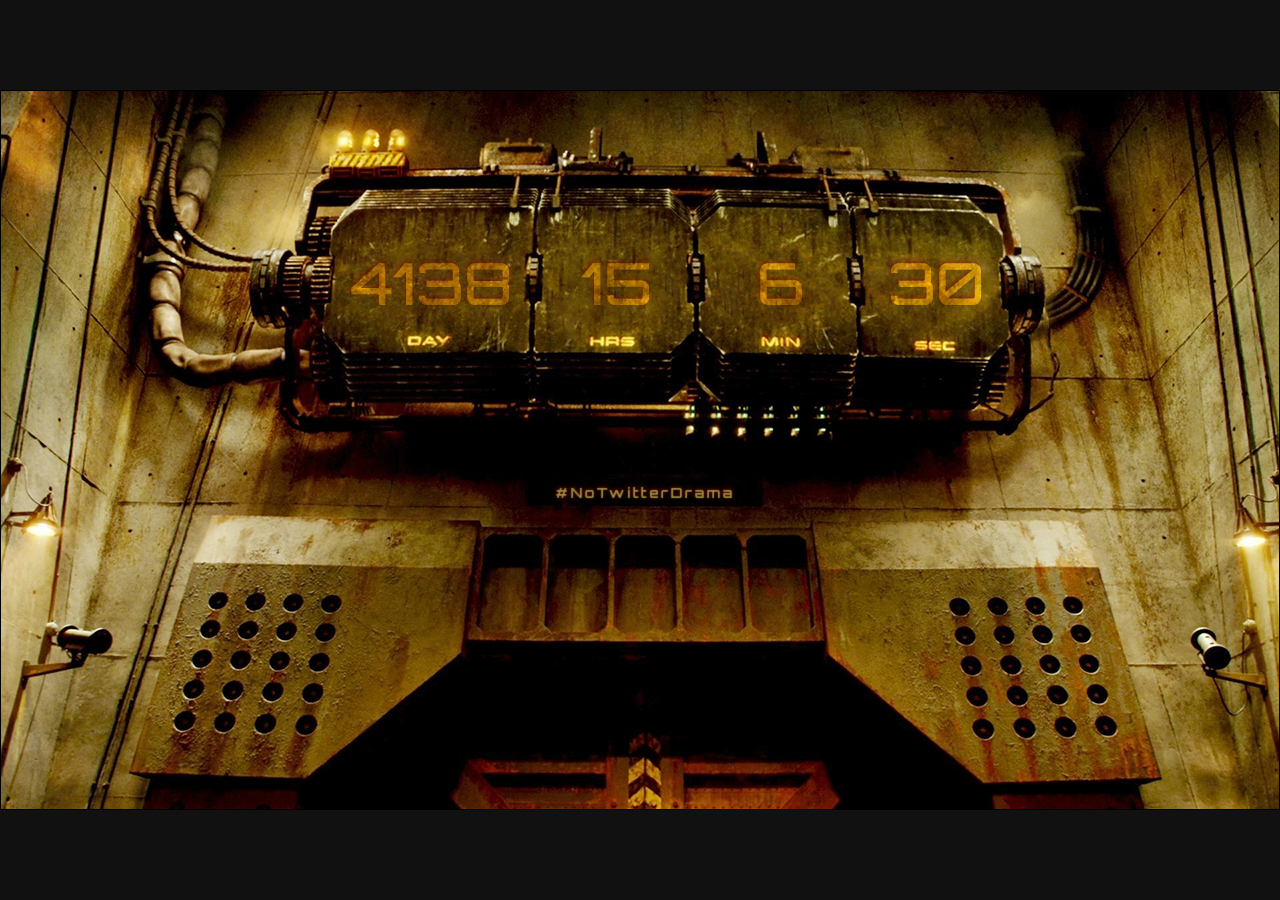
<file: index.html>
<!DOCTYPE html>
<html lang="en">

<head>
    <meta charset="UTF-8">
    <title>#NoTwitterDrama</title>

    <link href='http://fonts.googleapis.com/css?family=Orbitron:500' rel='stylesheet' type='text/css'>
    <link rel="stylesheet" href="main.css">
</head>

<body>
    <div class="clock">
        <div id="day"><span class="timedigit">000</span>
        </div>
        <div id="hrs"><span class="timedigit">00</span>
        </div>
        <div id="min"><span class="timedigit">00</span>
        </div>
        <div id="sec"><span class="timedigit">00</span>
        </div>
    </div>
    
    <script src="main.js"></script>
</body>

</html>
</file>
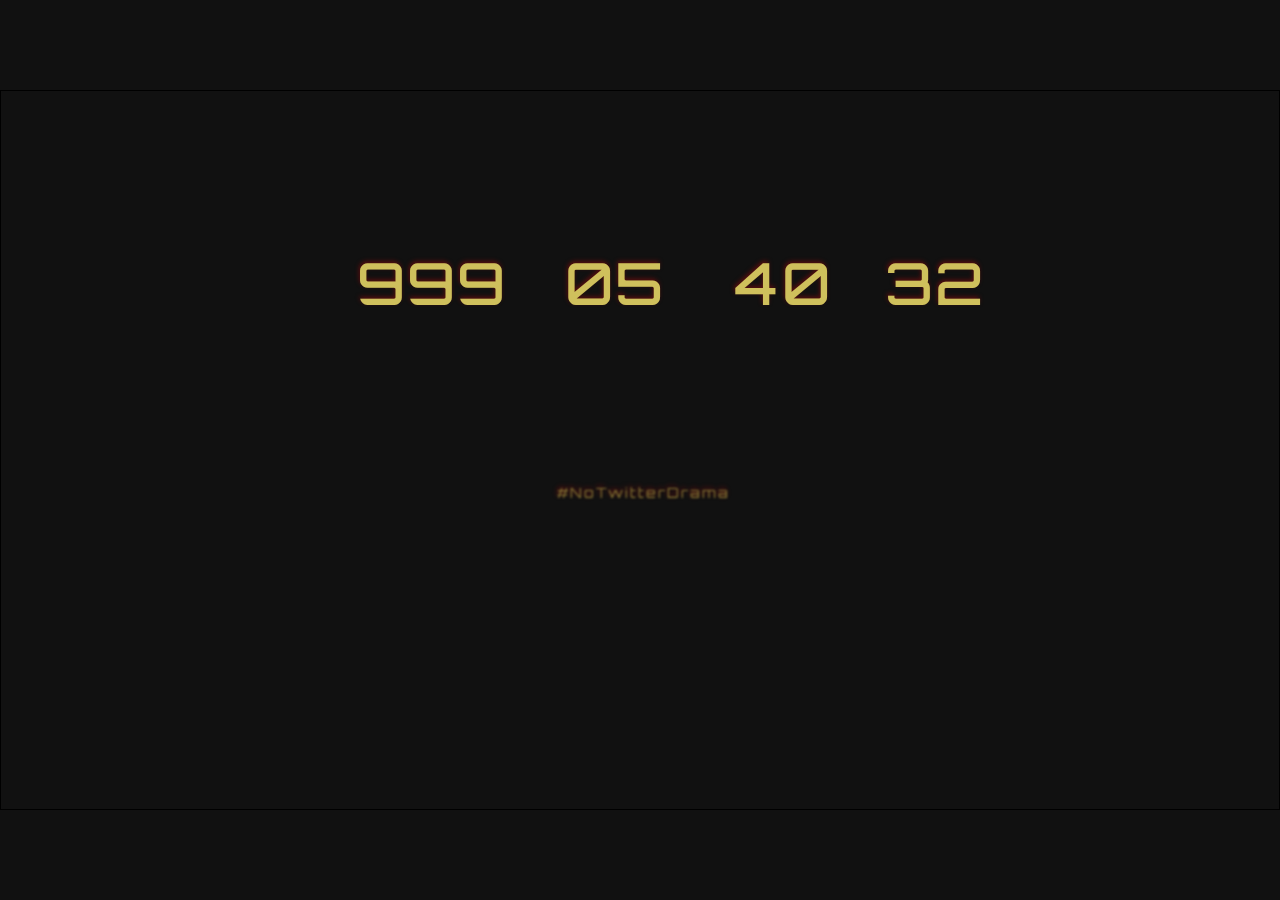
<file: NoTwitterDrama/index.html>
<!DOCTYPE html>
<html lang="en">

<head>
    <meta charset="UTF-8">
    <meta name="description" content="Time since TotalBiscuit last partook in twitter drama">
    <meta name="author" content="Matis Lepik">

    <title>#NoTwitterDrama</title>

    <link href='//fonts.googleapis.com/css?family=Orbitron:500' rel='stylesheet' type='text/css'>
    <link rel="stylesheet" href="main.css">
</head>

<body>
    <div class="clock noselect">
        <div id="day"><span class="timedigit"></span>
        </div>
        <div id="hrs"><span class="timedigit"></span>
        </div>
        <div id="min"><span class="timedigit"></span>
        </div>
        <div id="sec"><span class="timedigit"></span>
        </div>
        <span id="aboutbutton">#NoTwitterDrama</span>
    </div>

    <div id="aboutcontent" class="noselect">
        <div>
            <p>This site is the result of a thread on reddit.com/r/cynicalbrit to keep track of the last time TotalBiscuit partook in twitter drama.</p>
            <p>The timer will be reset if TB breaks his promise.</p>
        </div>
    </div>
    
    <script src="https://code.jquery.com/jquery-1.11.2.min.js"></script>
    <script src="main.js"></script>
</body>

</html>
</file>
<file: main.css>
* {
    box-sizing: border-box;
    margin: 0;
    padding: 0;
}

body {
    background-color: #111;
}

.clock {
    width: 1280px;
    height: 720px;
    background: url(img/clock.png) no-repeat center;
    border: 1px solid black;
    position: absolute;
    top: 50%;
    left: 50%;
    -webkit-transform: translate(-50%, -50%);
    -moz-transform: translate(-50%, -50%);
    transform: translate(-50%, -50%);
}

.timedigit {
    font-family: "Orbitron", Verdana, sans-serif;
    font-weight: 500;
    opacity: 0.8;
    color: #ffed6f;
    font-size: 58px;
    mix-blend-mode: overlay;
    text-shadow: -1px -2px 4px rgba(169, 8, 8, 0.57)
}

.clock > div {
    display: inline-block;
    height: 50px;
    width: 190px;
    position: absolute;
    text-align: center;
    top: 155px;
}

#day {
    left: 335px;
}

#hrs {
    left: 520px;
}

#min {
    left: 685px;
}

#sec {
    left: 840px;
}
</file>
<file: NoTwitterDrama/main.css>
* {
    box-sizing: border-box;
    margin: 0;
    padding: 0;
}

body {
    background-color: #111;
    color: #ccc;
    font-family: Verdana, sans-serif;
    font-size: 14px;
}

p {
    margin: 1em;
}

.noselect {
    -ms-user-select: none;
    -webkit-user-select: none;
    -moz-user-select: none;
    user-select: none;
}

.noselect:hover {
    cursor: default;
}

.clock {
    width: 1280px;
    height: 720px;
    background: url('https://i.imgur.com/K6PY86t.jpg') no-repeat center;
    border: 1px solid black;
    position: absolute;
    top: 50%;
    left: 50%;
    -webkit-transform: translate(-50%, -50%);
    -moz-transform: translate(-50%, -50%);
    transform: translate(-50%, -50%);
}

.timedigit {
    font-family: "Orbitron", Verdana, sans-serif;
    font-weight: 500;
    opacity: 0.8;
    color: #ffed6f;
    font-size: 58px;
    mix-blend-mode: overlay;
    text-shadow: -1px -2px 4px rgba(169, 8, 8, 0.57);
}

.clock > div {
    display: inline-block;
    height: 50px;
    width: 190px;
    position: absolute;
    text-align: center;
    top: 155px;
}

.letter {
    min-width: 50px;
    display: inline-block;
}

#day {
    left: 335px;
}

#hrs {
    left: 518px;
}

#min {
    left: 685px;
}

#sec {
    left: 838px;
}

#aboutbutton {
    font-family: "Orbitron", Verdana, sans-serif;
    padding: 0.5em;
    position: absolute;
    top: 386px;
    left: 525px;
    width: 235px;
    text-align: center;
    text-shadow: -1px -2px 4px rgba(169, 8, 8, 0.57);
    color: rgb(136, 120, 53);
    letter-spacing: 2px;
    -webkit-filter: blur(90%);
    filter: blur(1px);
}

#aboutbutton:hover {
    cursor: pointer;
    text-decoration: underline;
}

#aboutcontent {
    display: none;
    position: fixed;
    width: 100%;
    height: 100%;
    background-color: rgba(1, 1, 1, 0.8);
    text-align: center;
}

#aboutcontent > div {
    position: absolute;
    top: 50%;
    left: 50%;
    -moz-transform: translateY(-50%) translateX(-50%);
    -webkit-transform: translateY(-50%) translateX(-50%);
    transform: translateY(-50%) translateX(-50%);
    max-width: 600px;
}
</file>
